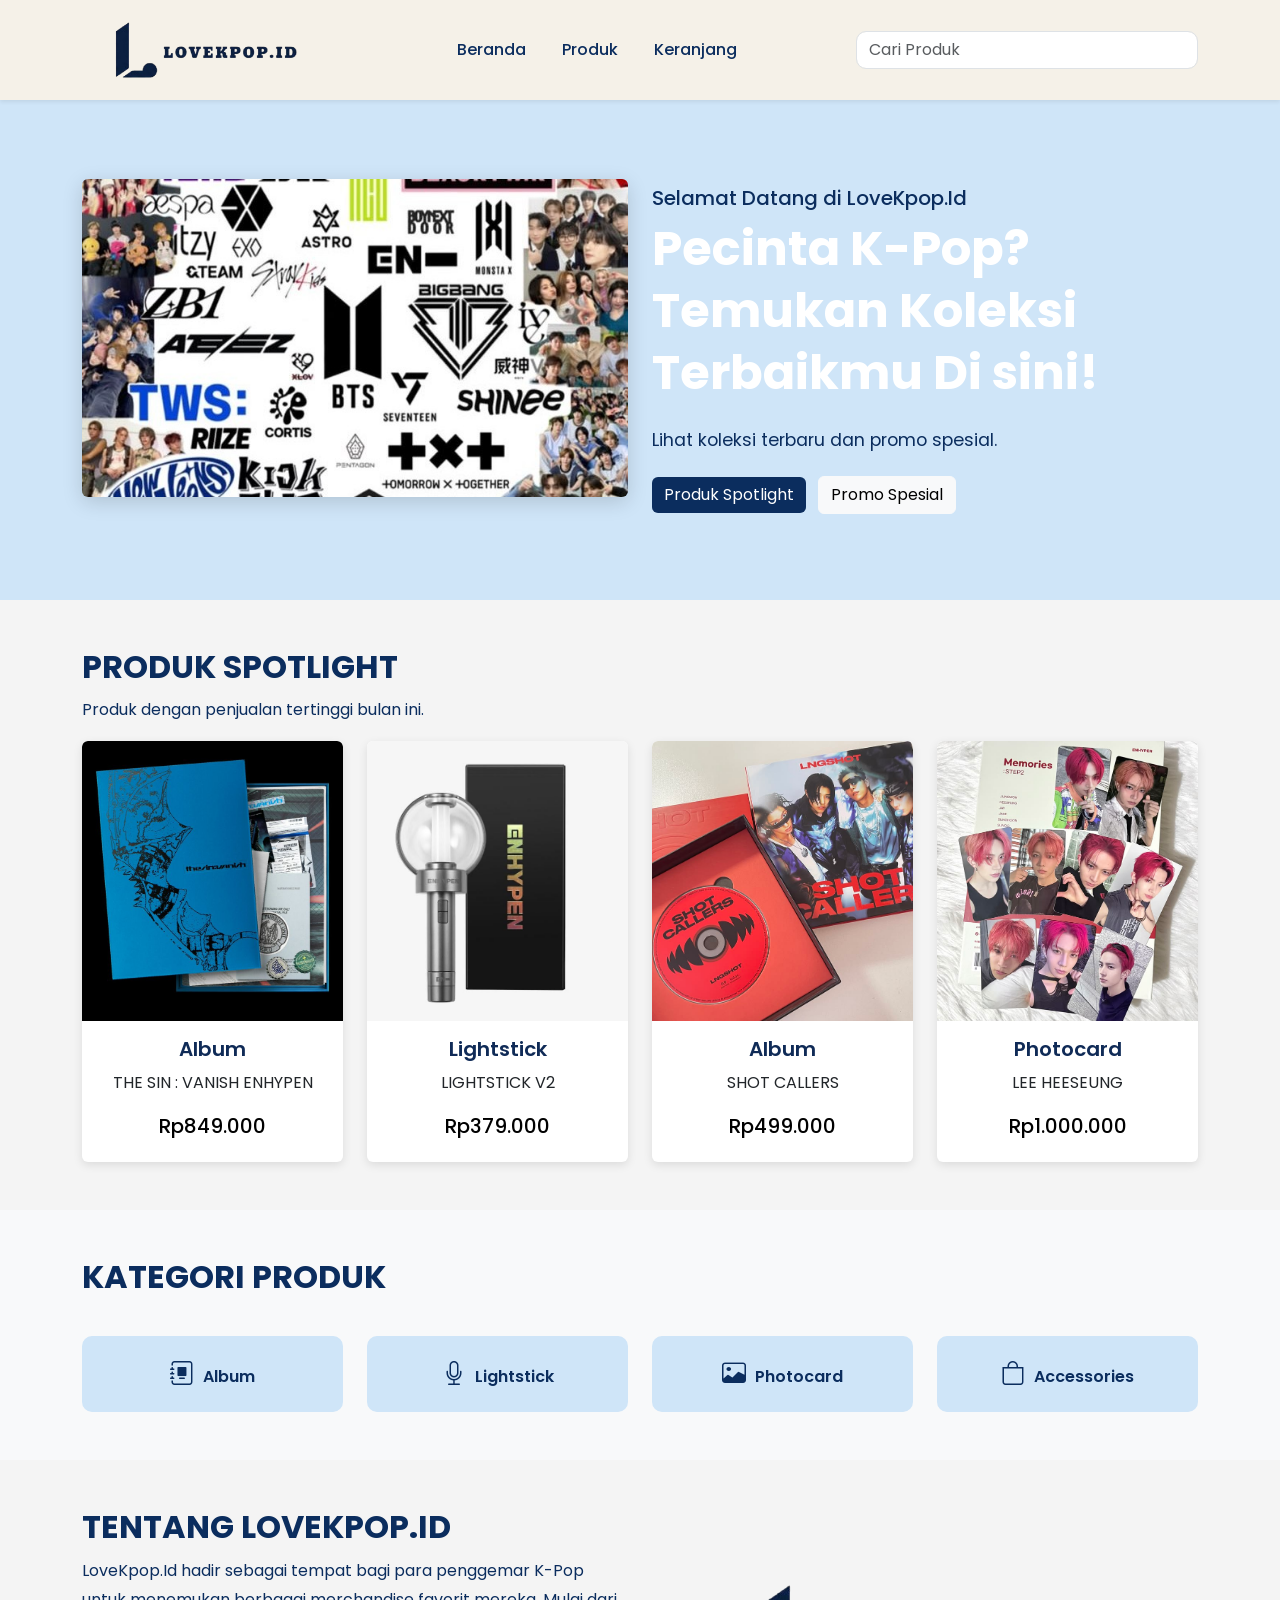
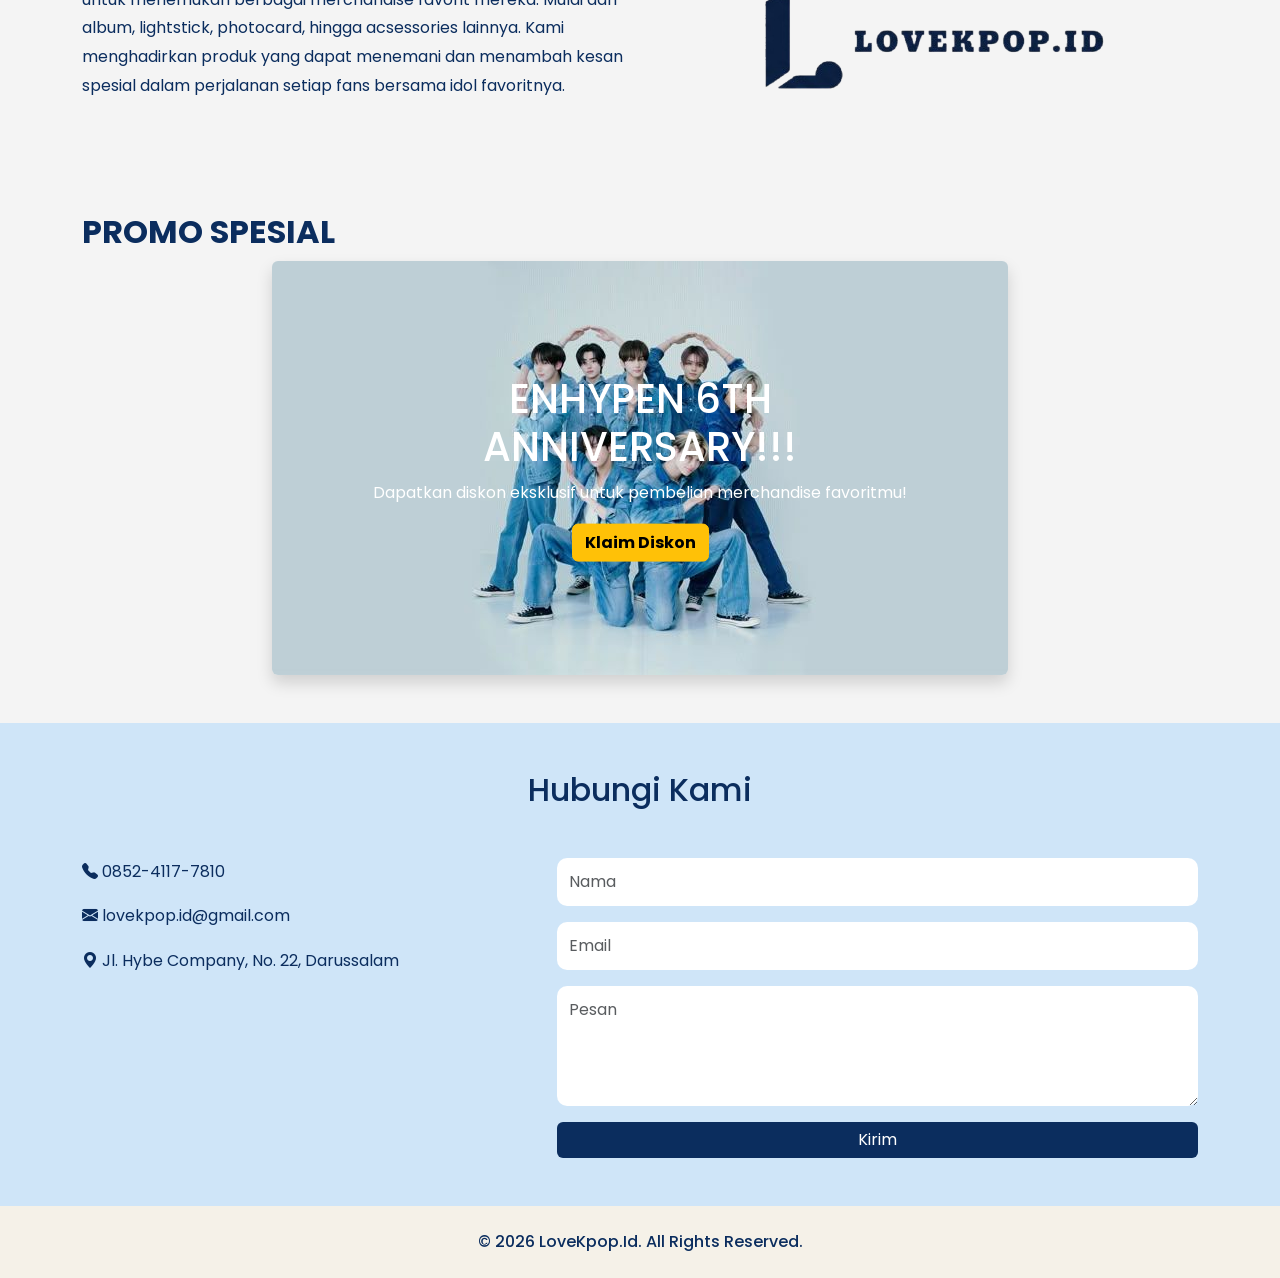
<file: index.html>
<!DOCTYPE html>
<html lang="id">
<head>
    <meta charset="UTF-8">
    <meta name="viewport" content="width=device-width, initial-scale=1.0">

    <title>LoveKpop.Id</title>

    <!-- Bootstrap CSS -->
    <link href="https://cdn.jsdelivr.net/npm/bootstrap@5.3.3/dist/css/bootstrap.min.css" rel="stylesheet">

    <!-- Bootstrap Icons -->
    <link rel="stylesheet"
    href="https://cdn.jsdelivr.net/npm/bootstrap-icons@1.11.3/font/bootstrap-icons.min.css">

    <!-- Google Font -->
    <link href="https://fonts.googleapis.com/css2?family=Poppins:wght@300;400;500;600;700&display=swap"
    rel="stylesheet">

    <!-- CSS External -->
    <link rel="stylesheet" href="css/style.css">
</head>

<body>

<!-- ==========================================
     NAVBAR
========================================== -->

<nav class="navbar navbar-expand-lg navbar-light bg-light sticky-top shadow-sm">
    <div class="container">
         <a class="navbar-brand" href="#">
            <img src="gambar/logo.png" alt="LOVEKPOP.ID" style="height: 60px; width:auto;">
        </a>

        <!-- Tombol Hamburger Mobile (muncul untuk menu di layar kecil) -->
        <button class="navbar-toggler" type="button"
            data-bs-toggle="collapse"
            data-bs-target="#navbarNav">
            <span class="navbar-toggler-icon"></span>
        </button>

        <!-- Menu Navbar -->
        <div class="collapse navbar-collapse" id="navbarNav">

            <ul class="navbar-nav mx-auto">

                <li class="nav-item">
                    <a class="nav-link active" href="index.html">
                        Beranda
                    </a>
                </li>

                <li class="nav-item">
                    <a class="nav-link" href="katalogproduk.html">
                        Produk
                    </a>
                </li>

                <li class="nav-item">
                    <a class="nav-link" href="#">
                        Keranjang
                    </a>
                </li>

            </ul>
            <!-- Search Box (untuk mencari produk yang diinginkan) -->
            <form class="d-flex">
                <input class="form-control"
                    type="search"
                    placeholder="Cari Produk">
            </form>

        </div>
    </div>
</nav>

<!-- ==========================================
     HERO SECTION
========================================== -->

<section class="hero-section py-5">

    <div class="container">

        <div class="row align-items-center">

            <!-- Gambar Hero -->
            <div class="col-lg-6 mb-4">

                <img src="gambar/herobanner.jpeg"
                    class="img-fluid rounded"
                    alt="Hero Image">

            </div>

            <!-- Teks Hero -->
            <div class="col-lg-6">

                <h5>Selamat Datang di LoveKpop.Id</h5>

                <h1 class="hero-title">
                    Pecinta K-Pop?
                    Temukan Koleksi
                    Terbaikmu Di sini!
                </h1>

                <p>
                    Lihat koleksi terbaru dan promo spesial.
                </p>

                <a href="#produk" class="btn btn-primary me-2">
                    Produk Spotlight
                </a>

                <a href="#promo" class="btn btn-light">
                    Promo Spesial
                </a>

            </div>

        </div>

    </div>

</section>

<!-- ==========================================
     PRODUK SPOTLIGHT
========================================== -->

<section id="produk" class="py-5">

    <div class="container">

        <h2 class="section-title">
            Produk Spotlight
        </h2>

        <p>
            Produk dengan penjualan tertinggi bulan ini.
        </p>

        <div class="row g-4">

            <!-- Produk 1 -->
            <div class="col-md-3">

                <div class="card product-card h-100">

                    <img src="gambar/thesinvanish_enhypen.jpeg"
                        class="card-img-top"
                        alt="Album">

                    <div class="card-body text-center">

                        <h5>Album</h5>

                        <p>
                            THE SIN : VANISH
                            ENHYPEN
                        </p>

                        <h4>Rp849.000</h4>

                    </div>

                </div>

            </div>

            <!-- Produk 2 -->

            <div class="col-md-3">

                <div class="card product-card h-100">

                    <img src="gambar/lightstick_enha.jpeg"
                        class="card-img-top"
                        alt="Lightstick">

                    <div class="card-body text-center">

                        <h5>Lightstick</h5>

                        <p>
                            LIGHTSTICK V2
                        </p>

                        <h4>Rp379.000</h4>

                    </div>

                </div>

            </div>

            <!-- Produk 3 -->

            <div class="col-md-3">

                <div class="card product-card h-100">

                    <img src="gambar/lngshot_album.jpeg"
                        class="card-img-top"
                        alt="Album">

                    <div class="card-body text-center">

                        <h5>Album</h5>

                        <p>
                            SHOT CALLERS
                        </p>

                        <h4>Rp499.000</h4>

                    </div>

                </div>

            </div>

            <!-- Produk 4 -->

            <div class="col-md-3">

                <div class="card product-card h-100">

                    <img src="gambar/pc_heeseung.jpeg"
                        class="card-img-top"
                        alt="Photocard">

                    <div class="card-body text-center">

                        <h5>Photocard</h5>

                        <p>
                            LEE HEESEUNG
                        </p>

                        <h4>Rp1.000.000</h4>

                    </div>

                </div>

            </div>

        </div>

    </div>

</section>

<!-- ==========================================
     KATEGORI PRODUK
========================================== -->

<section class="py-5 bg-light">

    <div class="container">

        <h2 class="section-title">
            Kategori Produk
        </h2>

        <div class="row g-4 mt-3">

            <div class="col-md-3">
                <div class="category-box">
                    <i class="bi bi-journal-album"></i>
                    Album
                </div>
            </div>

            <div class="col-md-3">
                <div class="category-box">
                    <i class="bi bi-mic"></i>
                    Lightstick
                </div>
            </div>

            <div class="col-md-3">
                <div class="category-box">
                    <i class="bi bi-image"></i>
                    Photocard
                </div>
            </div>

            <div class="col-md-3">
                <div class="category-box">
                    <i class="bi bi-bag"></i>
                    Accessories
                </div>
            </div>

        </div>

    </div>

</section>

<!-- ==========================================
     TENTANG KAMI
========================================== -->

<section class="py-5">

    <div class="container">

         <h2 class="section-title">
            TENTANG LOVEKPOP.ID
        </h2>


        <div class="row align-items-center">

            <div class="col-lg-6">

                <p>
                    LoveKpop.Id hadir sebagai tempat bagi para penggemar K-Pop untuk menemukan berbagai merchandise favorit mereka. Mulai dari album, lightstick, photocard, hingga acsessories lainnya. Kami menghadirkan produk yang dapat menemani dan menambah kesan spesial dalam perjalanan setiap fans bersama idol favoritnya.
                </p>

            </div>

            <div class="col-lg-6 text-center">

                <img src="gambar/logo.png"
                    class="img-fluid"
                    alt="Logo">

            </div>

        </div>

    </div>

</section>

<!-- ==========================================
     PROMO SPESIAL
========================================== -->

<!-- Promo Spesial -->
<section id="promo" class="py-5">
    <div class="container">

        <h2 class="section-title">PROMO SPESIAL</h2>

        <div class="position-relative text-center">

            <!-- Gambar Banner -->
            <img src="gambar/promo_enha.jpeg" alt="Promo Spesial"
                class="img-fluid rounded shadow">

            <!-- Konten di atas gambar -->
            <div class="position-absolute top-50 start-50 translate-middle text-white">

                <h1>ENHYPEN 6TH ANNIVERSARY!!!</h1>
                <p>Dapatkan diskon eksklusif untuk pembelian merchandise favoritmu!</p>

                <button class="btn btn-warning fw-bold"
                    data-bs-toggle="modal"
                    data-bs-target="#diskonModal">
                    Klaim Diskon
                </button>

            </div>

        </div>

    </div>
</section>

<!-- Modal Klaim Diskon -->
<div class="modal fade" id="diskonModal" tabindex="-1"
    aria-labelledby="diskonModalLabel" aria-hidden="true">

    <div class="modal-dialog modal-dialog-centered">
        <div class="modal-content">

            <div class="modal-header">
                <h5 class="modal-title" id="diskonModalLabel">
                    🎉 Selamat!
                </h5>

                <button type="button" class="btn-close"
                    data-bs-dismiss="modal"></button>
            </div>

            <div class="modal-body text-center">

                <h4>Kode Diskon Kamu</h4>

                <div class="border rounded p-3 my-3 bg-light">
                    <strong>ENHYPENOT7</strong>
                </div>

                <p>
                    Masukkan kode tersebut saat checkout untuk mendapatkan diskon spesial.
                </p>

            </div>

            <div class="modal-footer">
                <button type="button"
                    class="btn btn-secondary"
                    data-bs-dismiss="modal">
                    Tutup
                </button>
            </div>

        </div>
    </div>

</div>
<!-- ==========================================
     HUBUNGI KAMI
========================================== -->

<section id="kontak" class="py-5 bg-light">

    <div class="container">

        <h2 class="text-center mb-5">
            Hubungi Kami
        </h2>

        <div class="row">

            <div class="col-lg-5">

                <p>
                    <i class="bi bi-telephone-fill"></i>
                    0852-4117-7810
                </p>

                <p>
                    <i class="bi bi-envelope-fill"></i>
                    lovekpop.id@gmail.com
                </p>

                <p>
                    <i class="bi bi-geo-alt-fill"></i>
                    Jl. Hybe Company, No. 22, Darussalam
                </p>

            </div>

            <div class="col-lg-7">

                <form id="contactForm">

                    <input
                    type="text"
                    class="form-control mb-3"
                    placeholder="Nama">

                    <input
                    type="email"
                    class="form-control mb-3"
                    placeholder="Email">

                    <textarea
                    class="form-control mb-3"
                    rows="4"
                    placeholder="Pesan"></textarea>


                    <button
                    class="btn btn-primary w-100">

                    Kirim

                    </button>

                </form>

            </div>

        </div>

    </div>

</section>

<!-- ==========================================
     FOOTER
========================================== -->

<footer class="text-center py-4">

    © 2026 LoveKpop.Id. All Rights Reserved.

</footer>

<!-- Bootstrap JS -->
<script src="https://cdn.jsdelivr.net/npm/bootstrap@5.3.3/dist/js/bootstrap.bundle.min.js"></script>

<!-- JavaScript External -->
<script src="js/script.js"></script>

</body>
</html>
</file>
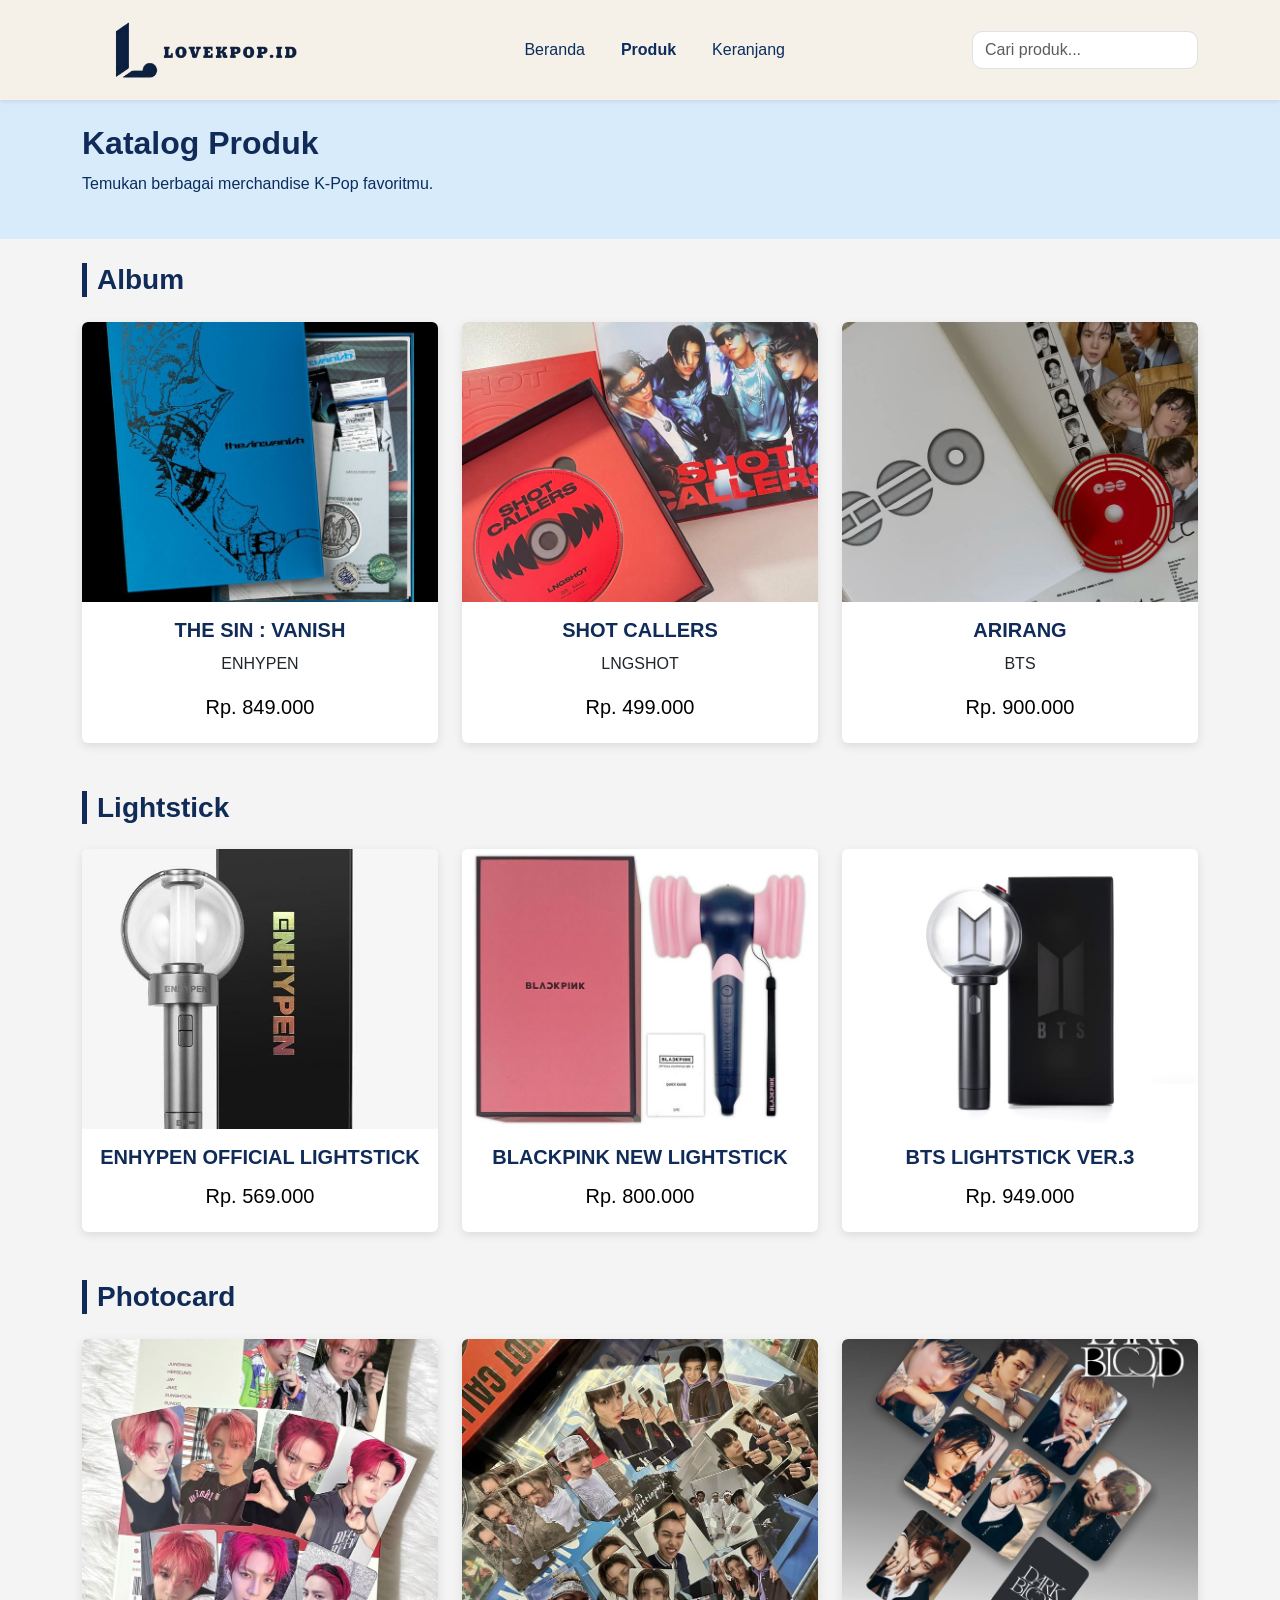
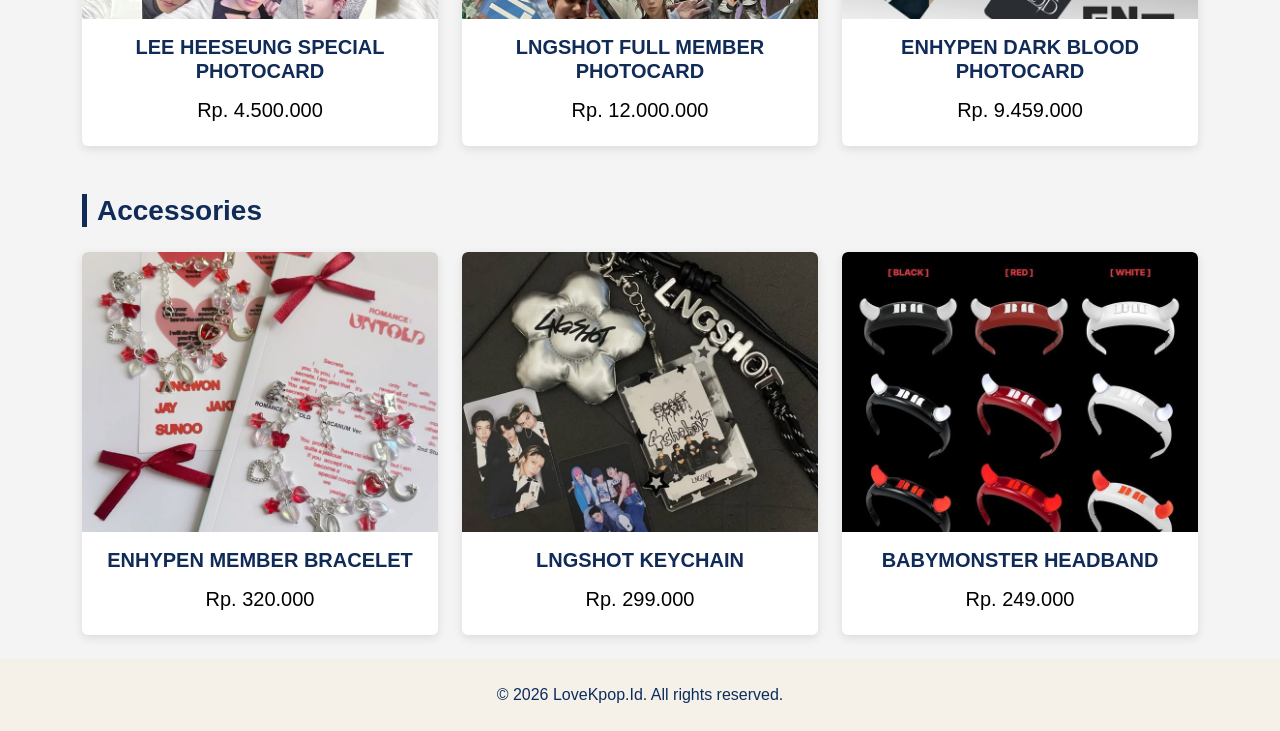
<file: katalogproduk.html>
<!DOCTYPE html>
<html lang="id">

<head>
    <meta charset="UTF-8">
    <meta name="viewport" content="width=device-width, initial-scale=1.0">

    <title>Katalog Produk | LoveKpop.Id</title>

    <!-- Bootstrap -->
    <link href="https://cdn.jsdelivr.net/npm/bootstrap@5.3.3/dist/css/bootstrap.min.css" rel="stylesheet">

    <!-- CSS -->
    <link rel="stylesheet" href="css/style.css">
</head>

<body>

    <!-- ======================================
         NAVBAR
         Sama seperti halaman beranda
    ======================================= -->

    <nav class="navbar navbar-expand-lg navbar-light sticky-top shadow-sm">
        <div class="container">

            <!-- Logo -->
            <a class="navbar-brand" href="#">
            <img src="gambar/logo.png" alt="LOVEKPOP.ID" style="height: 60px; width:auto;">
        </a>
            </a>

            <!-- Tombol Mobile -->
            <button class="navbar-toggler"
                    type="button"
                    data-bs-toggle="collapse"
                    data-bs-target="#navbarNav">

                <span class="navbar-toggler-icon"></span>
            </button>

            <!-- Menu -->
            <div class="collapse navbar-collapse" id="navbarNav">

                <ul class="navbar-nav mx-auto">

                    <li class="nav-item">
                        <a class="nav-link" href="index.html">
                            Beranda
                        </a>
                    </li>

                    <li class="nav-item">
                        <a class="nav-link active fw-bold"
                           href="katalogproduk.html">
                            Produk
                        </a>
                    </li>

                    <li class="nav-item">
                        <a class="nav-link" href="#">
                            Keranjang
                        </a>
                    </li>

                </ul>

                <!-- Search -->
                <form class="d-flex">
                    <input class="form-control"
                           type="search"
                           placeholder="Cari produk...">
                </form>

            </div>
        </div>
    </nav>

    <!-- ======================================
         JUDUL HALAMAN
    ======================================= -->

    <section class="py-4 katalog-title">
        <div class="container">
            <h2>Katalog Produk</h2>
            <p>
                Temukan berbagai merchandise K-Pop favoritmu.
            </p>
        </div>
    </section>

    <!-- ======================================
         ALBUM
    ======================================= -->

    <section class="container py-4">

        <h3 class="kategori-title">Album</h3>

        <div class="row g-4">

            <!-- Produk 1 -->
            <div class="col-md-4">
                <div class="card product-card h-100">

                    <img src="gambar/thesinvanish_enhypen.jpeg"
                         class="card-img-top"
                         alt="Album ENHYPEN">

                    <div class="card-body text-center">

                        <h5>THE SIN : VANISH</h5>

                        <p>ENHYPEN</p>

                        <h4>Rp. 849.000</h4>

                    </div>

                </div>
            </div>

            <!-- Produk 2 -->

            <div class="col-md-4">
                <div class="card product-card h-100">

                    <img src="gambar/lngshot_album.jpeg"
                         class="card-img-top"
                         alt="Album">

                    <div class="card-body text-center">

                        <h5>SHOT CALLERS</h5>

                        <p>LNGSHOT</p>

                        <h4>Rp. 499.000</h4>

                    </div>

                </div>
            </div>

            <!-- Produk 3 -->

            <div class="col-md-4">
                <div class="card product-card h-100">

                    <img src="gambar/arirang_album.jpeg"
                         class="card-img-top"
                         alt="Album BTS">

                    <div class="card-body text-center">

                        <h5>ARIRANG</h5>

                        <p>BTS</p>

                        <h4>Rp. 900.000</h4>

                    </div>

                </div>
            </div>

        </div>
    </section>

    <!-- LIGHTSTICK -->

    <section class="container py-4">

        <h3 class="kategori-title">Lightstick</h3>

        <div class="row g-4">

            <div class="col-md-4">
                <div class="card product-card">

                    <img src="gambar/lightstick_enha.jpeg"
                         class="card-img-top">

                    <div class="card-body text-center">

                        <h5>ENHYPEN OFFICIAL LIGHTSTICK</h5>

                        <h4>Rp. 569.000</h4>

                    </div>

                </div>
            </div>

            <div class="col-md-4">
                <div class="card product-card">

                    <img src="gambar/bp_lightstick.jpeg"
                         class="card-img-top">

                    <div class="card-body text-center">

                        <h5>BLACKPINK NEW LIGHTSTICK</h5>

                        <h4>Rp. 800.000</h4>

                    </div>

                </div>
            </div>

            <div class="col-md-4">
                <div class="card product-card">

                    <img src="gambar/btslightstick.jpeg"
                         class="card-img-top">

                    <div class="card-body text-center">

                        <h5>BTS LIGHTSTICK VER.3</h5>

                        <h4>Rp. 949.000</h4>

                    </div>

                </div>
            </div>

        </div>
    </section>

    <!-- PHOTOCARD -->

    <section class="container py-4">

        <h3 class="kategori-title">Photocard</h3>

        <div class="row g-4">

            <div class="col-md-4">
                <div class="card product-card">
                    <img src="gambar/pc_heeseung.jpeg" class="card-img-top">

                    <div class="card-body text-center">

                        <h5>LEE HEESEUNG SPECIAL PHOTOCARD</h5>

                        <h4>Rp. 4.500.000</h4>

                    </div>

                </div>
            </div>

            <div class="col-md-4">
                <div class="card product-card">
                    <img src="gambar/pc_lngshot.jpeg" class="card-img-top">

                    <div class="card-body text-center">

                        <h5>LNGSHOT FULL MEMBER PHOTOCARD</h5>

                        <h4>Rp. 12.000.000</h4>

                    </div>

                </div>
            </div>

            <div class="col-md-4">
                <div class="card product-card">
                    <img src="gambar/pc_darkblood.jpeg" class="card-img-top">

                    <div class="card-body text-center">

                        <h5>ENHYPEN DARK BLOOD PHOTOCARD</h5>

                        <h4>Rp. 9.459.000</h4>

                    </div>

                </div>
            </div>

        </div>
    </section>

    <!-- ACCESSORIES -->

    <section class="container py-4">

        <h3 class="kategori-title">Accessories</h3>

        <div class="row g-4">

            <div class="col-md-4">
                <div class="card product-card">
                    <img src="gambar/enhypen_bracelet.jpeg" class="card-img-top">

                    <div class="card-body text-center">

                        <h5>ENHYPEN MEMBER BRACELET</h5>

                        <h4>Rp. 320.000</h4>

                    </div>

                </div>
            </div>

            <div class="col-md-4">
                <div class="card product-card">
                    <img src="gambar/lngshot_keychain.jpeg" class="card-img-top">

                    <div class="card-body text-center">

                        <h5>LNGSHOT KEYCHAIN</h5>

                        <h4>Rp. 299.000</h4>

                    </div>

                </div>
            </div>

            <div class="col-md-4">
                <div class="card product-card">
                    <img src="gambar/bm_headband.jpeg" class="card-img-top">

                    <div class="card-body text-center">

                        <h5>BABYMONSTER HEADBAND</h5>

                        <h4>Rp. 249.000</h4>

                    </div>

                </div>
            </div>

        </div>
    </section>

    <!-- ======================================
         FOOTER
         Sama seperti beranda
    ======================================= -->

    <footer class="text-center py-4">

        © 2026 LoveKpop.Id. All rights reserved.

    </footer>

    <!-- Bootstrap JS -->
    <script src="https://cdn.jsdelivr.net/npm/bootstrap@5.3.3/dist/js/bootstrap.bundle.min.js"></script>

</body>
</html>
</file>
<file: css/style.css>
/* ==========================================
   IMPORT FONT
========================================== */

body{
    font-family: 'Poppins', sans-serif;
    background-color: #f4f4f4;
    color: #0b2d5e;
    overflow-x: hidden;
}

/* ==========================================
   WARNA WEBSITE
========================================== */

:root{
    --primary: #0b2d5e;
    --secondary: #cfe5f8;
    --cream: #f5f1e8;
    --white: #ffffff;
    --shadow: rgba(0,0,0,0.15);
}

/* ==========================================
   SMOOTH SCROLL
========================================== */

html{
    scroll-behavior: smooth;
}

/* ==========================================
   NAVBAR
========================================== */

.navbar{
    background-color: var(--cream) !important;
    padding: 15px 0;
}

.navbar-brand{
    color: var(--primary) !important;
    font-weight: 700;
    letter-spacing: 1px;
}

.logo-web{
    height: 120px;
    width: auto;
}

.nav-link{
    color: var(--primary) !important;
    margin: 0 10px;
    font-weight: 500;
    transition: 0.3s;
}

.nav-link:hover{
    color: #3f7ccf !important;
}

.navbar .form-control{
    border-radius: 10px;
}

/* ==========================================
   HERO SECTION
========================================== */

.hero-section{
    background-color: var(--secondary);
    min-height: 500px;
    display: flex;
    align-items: center;
}

.hero-title{
    font-size: 3rem;
    font-weight: 700;
    color: white;
    line-height: 1.3;
}

.hero-section p{
    font-size: 1.1rem;
    margin: 20px 0;
}

.hero-section img{
    border-radius: 15px;
    box-shadow: 0 5px 20px var(--shadow);
}

/* ==========================================
   BUTTON
========================================== */

.btn-primary{
    background-color: var(--primary);
    border: none;
    transition: 0.3s;
}

.btn-primary:hover{
    transform: translateY(-3px);
    background-color: #174487;
}

.btn-light{
    transition: 0.3s;
}

.btn-light:hover{
    transform: translateY(-3px);
}

/* ==========================================
   JUDUL SECTION
========================================== */

.section-title{
    font-weight: 700;
    margin-bottom: 10px;
    color: var(--primary);
    text-transform: uppercase;
}

/* ==========================================
   CARD PRODUK
========================================== */

.product-card{
    border: none;
    overflow: hidden;
    transition: 0.4s;
    box-shadow: 0 5px 15px rgba(0,0,0,0.08);
}

.product-card:hover{
    transform: translateY(-10px);
    box-shadow: 0 10px 25px rgba(0,0,0,0.2);
}

.product-card img{
    height: 250px;
    object-fit: cover;
}

.product-card h5{
    color: var(--primary);
    font-weight: 600;
}

.product-card h4{
    color: #000;
    font-size: 1.2rem;
    margin-top: 15px;
}

/* ==========================================
   KATEGORI PRODUK
========================================== */

.category-box{
    background-color: var(--secondary);
    padding: 20px;
    border-radius: 10px;
    text-align: center;
    font-weight: 600;
    cursor: pointer;
    transition: 0.3s;
}

.category-box i{
    font-size: 1.5rem;
    margin-right: 5px;
}

.category-box:hover{
    background-color: var(--primary);
    color: white;
    transform: translateY(-5px);
}

/* ==========================================
   TENTANG KAMI
========================================== */

section p{
    line-height: 1.8;
}

section img{
    max-width: 100%;
}

/* ==========================================
   PROMO CAROUSEL
========================================== */

.carousel{
    border-radius: 15px;
    overflow: hidden;
    box-shadow: 0 5px 20px rgba(0,0,0,0.15);
}

.carousel img{
    height: 600px;
    object-fit: cover;
}

/* ==========================================
   FORM KONTAK
========================================== */

#kontak{
    background-color: var(--secondary) !important;
}

#kontak .form-control{
    border: none;
    border-radius: 10px;
    padding: 12px;
}

#kontak .form-control:focus{
    box-shadow: 0 0 8px rgba(11,45,94,0.3);
}

/* ==========================================
   FOOTER
========================================== */

footer{
    background-color: var(--cream);
    color: var(--primary);
    font-weight: 500;
}

/* ==========================================
   ANIMASI MUNCUL SAAT LOAD
========================================== */

.hero-section,
.product-card,
.category-box{
    animation: fadeUp 1s ease;
}

@keyframes fadeUp{

    from{
        opacity: 0;
        transform: translateY(30px);
    }

    to{
        opacity: 1;
        transform: translateY(0);
    }

}

/* ==========================================
   RESPONSIVE TABLET
========================================== */

@media(max-width:992px){

    .hero-title{
        font-size: 2.3rem;
    }

    .carousel img{
        height: 350px;
    }

}

/* ==========================================
   RESPONSIVE MOBILE
========================================== */

@media(max-width:768px){

    .hero-section{
        text-align: center;
    }

    .hero-title{
        font-size: 2rem;
    }

    .product-card img{
        height: 220px;
    }

    .carousel img{
        height: 250px;
    }

    .navbar .form-control{
        margin-top: 10px;
    }

}

/* ==========================================
   MOBILE KECIL
========================================== */

@media(max-width:576px){

    .hero-title{
        font-size: 1.6rem;
    }

    .section-title{
        font-size: 1.3rem;
    }

    .product-card{
        margin-bottom: 20px;
    }

}

.logo-web{
    display: block;
    width: 60px;
    height: 60px;
}

/* ==========================================
   HALAMAN KATALOG PRODUK
========================================== */

.katalog-title{
    background-color: #d8ebfa;
}

.katalog-title h2{
    color: #102b57;
    font-weight: 700;
}

.kategori-title{
    color: #102b57;
    font-weight: 700;
    margin-bottom: 25px;
    border-left: 5px solid #102b57;
    padding-left: 10px;
}

/* Card Produk */

.product-card{
    border: none;
    transition: 0.3s;
    box-shadow: 0 3px 10px rgba(0,0,0,0.1);
}

.product-card:hover{
    transform: translateY(-8px);
}

.product-card img{
    height: 280px;
    object-fit: cover;
}

.product-card h5{
    color: #102b57;
    font-weight: 600;
}

.product-card h4{
    color: #000;
    font-size: 20px;
}

/* Footer */

.footer-section{
    background-color: #d8ebfa;
}
</file>
